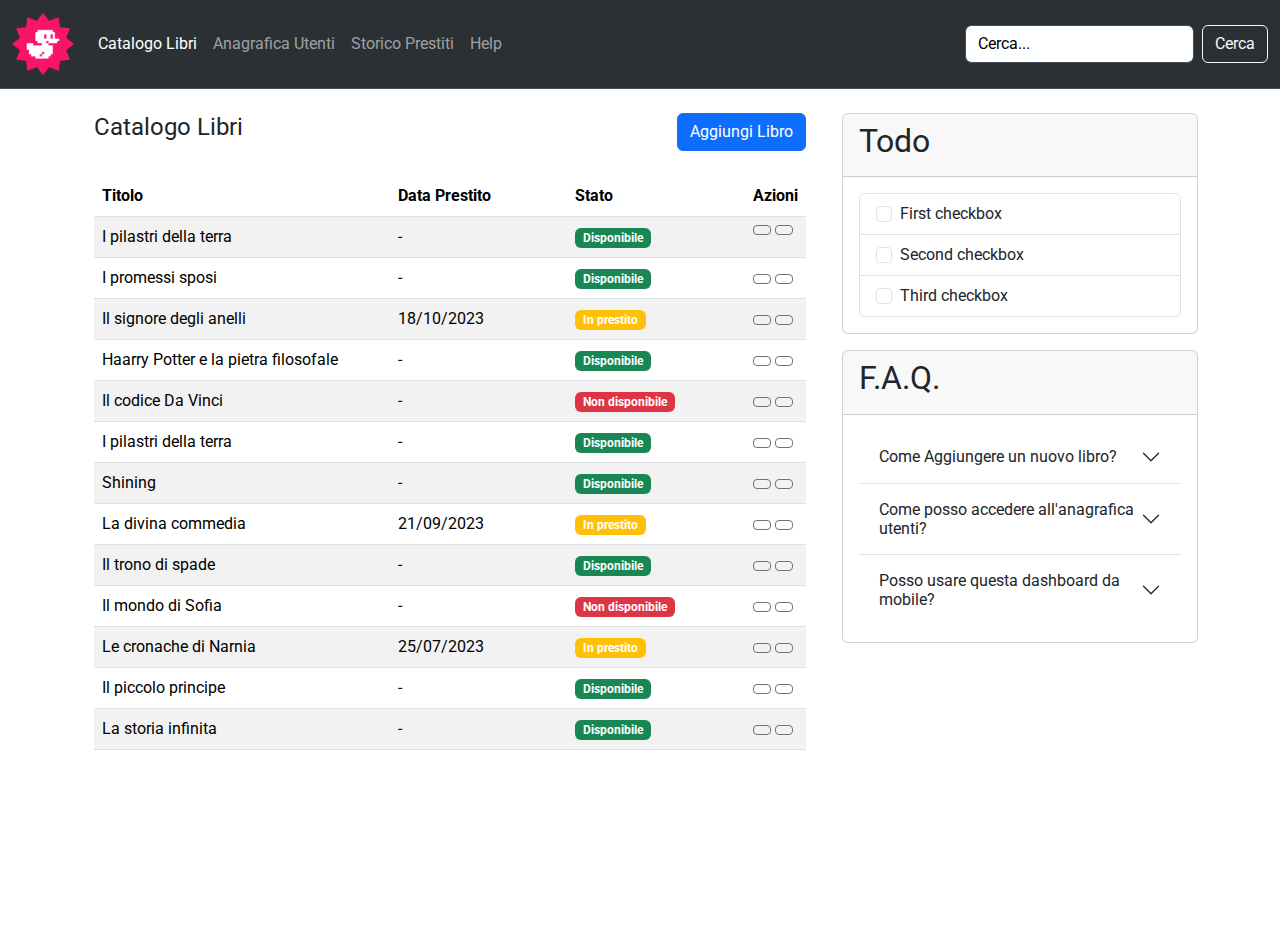
<file: index.html>
<!DOCTYPE html>
<html lang="en">
<head>
    <meta charset="UTF-8">
    <meta name="viewport" content="width=device-width, initial-scale=1.0">

    <!-----bootstrap-->

    <link href="https://cdn.jsdelivr.net/npm/bootstrap@5.3.3/dist/css/bootstrap.min.css" rel="stylesheet"
        integrity="sha384-QWTKZyjpPEjISv5WaRU9OFeRpok6YctnYmDr5pNlyT2bRjXh0JMhjY6hW+ALEwIH" crossorigin="anonymous">

    <!-----/bootstrap-->
    <!--fontawsome-->
    <link rel="stylesheet" href="https://cdnjs.cloudflare.com/ajax/libs/font-awesome/6.5.2/css/all.min.css"
        integrity="sha512-SnH5WK+bZxgPHs44uWIX+LLJAJ9/2PkPKZ5QiAj6Ta86w+fsb2TkcmfRyVX3pBnMFcV7oQPJkl9QevSCWr3W6A=="
        crossorigin="anonymous" referrerpolicy="no-referrer" />
    <!--/fontawsome-->
    <!--googlefont-->
    <link rel="preconnect" href="https://fonts.googleapis.com">
    <link rel="preconnect" href="https://fonts.gstatic.com" crossorigin>
    <link
        href="https://fonts.googleapis.com/css2?family=Roboto:ital,wght@0,100;0,300;0,400;0,500;0,700;0,900;1,100;1,300;1,400;1,500;1,700;1,900&display=swap"
        rel="stylesheet">
    <!--/googlefont-->
    <!--mycss-->

    <link rel="stylesheet" href="css/style.css" />

    <!--/mycss-->
    
    <title>boot-dash</title>
</head>
<body>
    <header class="mb-4">
        <nav class="navbar navbar-expand-lg bg-body-tertiary bg-dark border-bottom border-body" data-bs-theme="dark">
            <div class="container-fluid">
                <!--logo-->
                    <a class="navbar-brand" href="#">
                        <img src="img/duck.png" alt="Paperella" width="62" height="62">
                    </a>
                <!--/logo-->
                <button class="navbar-toggler" type="button" data-bs-toggle="collapse" data-bs-target="#navbarSupportedContent"
                    aria-controls="navbarSupportedContent" aria-expanded="false" aria-label="Toggle navigation">
                    <span class="navbar-toggler-icon"></span>
                </button>
                <div class="collapse navbar-collapse" id="navbarSupportedContent">
                    <ul class="navbar-nav me-auto mb-2 mb-lg-0">
                        <li class="nav-item">
                            <a class="nav-link active" aria-current="page" href="#">Catalogo Libri</a>
                        </li>
                        <li class="nav-item">
                            <a class="nav-link" href="#">Anagrafica Utenti</a>
                        </li>
                        <li class="nav-item">
                            <a class="nav-link" href="#">Storico Prestiti</a>
                        </li>
                        <li class="nav-item">
                            <a class="nav-link" href="#">Help</a>
                        </li>
                    </ul>
                    <form class="d-flex" role="search">
                        <input class="form-control me-2 bg-white text-black" type="search" placeholder="Cerca..." aria-label="Search">
                        <button class="btn btn-outline-light" type="submit">Cerca</button>
                    </form>
                </div>
            </div>
        </nav>
    </header>
    <main class="container dg-table-margin-bottom">
        <div class="row justify-content-center">
            <div class="col col-md-8">
        <div id="intestazione" class="container d-flex justify-content-between">
            <h2 class="fs-4 fw-normal">Catalogo Libri</h2>
            <a class="btn btn-primary" href="book.html" >Aggiungi Libro</a>
        </div>
        <!--tabella-->
        <div class="container">
        <table class="table table-striped">
            <thead>
                <tr>
                    <th scope="col" class="col-lg-5">Titolo</th>
                    <th scope="col" class="d-none d-md-table-cell col-lg-3">Data Prestito</th>
                    <th scope="col" class="col-lg-3">Stato</th>
                    <th scope="col" class="col-lg-1">Azioni</th>
                </tr>
            </thead>
            <tbody>
                <tr>
                    <th scope="row" class="fw-normal">I pilastri della terra</th>
                    <td class="d-none d-md-table-cell">-</td>
                    <td><span class="badge text-bg-success">Disponibile</span></td>
                    <td>
                        <div class="d-flex flex-nowrap">
                        <button class="btn btn-outline-secondary me-1 btn-sm"><i class="fa-solid fa-pen"></i></button><button class="btn btn-outline-secondary btn-sm"><i class="fa-solid fa-trash"></i></i></button>
                        </div>
                    </td>
                </tr>
                <tr>
                    <th scope="row" class="fw-normal">I promessi sposi</th>
                    <td class="d-none d-md-table-cell">-</td>
                    <td><span class="badge text-bg-success">Disponibile</span></td>
                    <td><button class="btn btn-outline-secondary me-1 btn-sm"><i class="fa-solid fa-pen"></i></button><button
                            class="btn btn-outline-secondary btn-sm"><i class="fa-solid fa-trash"></i></i></button></td>
                </tr>
                <tr>
                    <th scope="row" class="fw-normal">Il signore degli anelli</th>
                    <td class="d-none d-md-table-cell">18/10/2023</td>
                    <td><span class="badge text-bg-warning text-white">In prestito</span></td>
                    <td><button class="btn btn-outline-secondary me-1 btn-sm"><i class="fa-solid fa-pen"></i></button><button
                            class="btn btn-outline-secondary btn-sm"><i class="fa-solid fa-trash"></i></i></button></td>
                </tr>
                <tr>
                    <th scope="row" class="fw-normal">Haarry Potter e la pietra filosofale</th>
                    <td class="d-none d-md-table-cell">-</td>
                    <td><span class="badge text-bg-success">Disponibile</span></td>
                    <td><button class="btn btn-outline-secondary me-1 btn-sm"><i class="fa-solid fa-pen"></i></button><button
                            class="btn btn-outline-secondary btn-sm"><i class="fa-solid fa-trash"></i></i></button></td>
                </tr>
                <tr>
                    <th scope="row" class="fw-normal">Il codice Da Vinci</th>
                    <td class="d-none d-md-table-cell">-</td>
                    <td><span class="badge text-bg-danger">Non disponibile</span></td>
                    <td><button class="btn btn-outline-secondary me-1 btn-sm"><i class="fa-solid fa-pen"></i></button><button
                            class="btn btn-outline-secondary btn-sm"><i class="fa-solid fa-trash"></i></i></button></td>
                </tr>
                <tr>
                    <th scope="row" class="fw-normal">I pilastri della terra</th>
                    <td class="d-none d-md-table-cell">-</td>
                    <td><span class="badge text-bg-success">Disponibile</span></td>
                    <td><button class="btn btn-outline-secondary me-1 btn-sm"><i class="fa-solid fa-pen"></i></button><button
                            class="btn btn-outline-secondary btn-sm"><i class="fa-solid fa-trash"></i></i></button></td>
                </tr>
                <tr>
                    <th scope="row" class="fw-normal">Shining</th>
                    <td class="d-none d-md-table-cell">-</td>
                    <td><span class="badge text-bg-success">Disponibile</span></td>
                    <td><button class="btn btn-outline-secondary me-1 btn-sm"><i class="fa-solid fa-pen"></i></button><button
                            class="btn btn-outline-secondary btn-sm"><i class="fa-solid fa-trash"></i></i></button></td>
                </tr>
                <tr>
                    <th scope="row" class="fw-normal">La divina commedia</th>
                    <td class="d-none d-md-table-cell">21/09/2023</td>
                    <td><span class="badge text-bg-warning text-white">In prestito</span></td>
                    <td><button class="btn btn-outline-secondary me-1 btn-sm"><i class="fa-solid fa-pen"></i></button><button
                            class="btn btn-outline-secondary btn-sm"><i class="fa-solid fa-trash"></i></i></button></td>
                </tr>
                <tr>
                    <th scope="row" class="fw-normal">Il trono di spade</th>
                    <td class="d-none d-md-table-cell">-</td>
                    <td><span class="badge text-bg-success">Disponibile</span></td>
                    <td><button class="btn btn-outline-secondary me-1 btn-sm"><i class="fa-solid fa-pen"></i></button><button
                            class="btn btn-outline-secondary btn-sm"><i class="fa-solid fa-trash"></i></i></button></td>
                </tr>
                <tr>
                    <th scope="row" class="fw-normal">Il mondo di Sofia</th>
                    <td class="d-none d-md-table-cell">-</td>
                    <td><span class="badge text-bg-danger">Non disponibile</span></td>
                    <td><button class="btn btn-outline-secondary me-1 btn-sm"><i class="fa-solid fa-pen"></i></button><button
                            class="btn btn-outline-secondary btn-sm"><i class="fa-solid fa-trash"></i></i></button></td>
                </tr>
                <tr>
                    <th scope="row" class="fw-normal">Le cronache di Narnia</th>
                    <td class="d-none d-md-table-cell">25/07/2023</td>
                    <td><span class="badge text-bg-warning text-white">In prestito</span></td>
                    <td><button class="btn btn-outline-secondary me-1 btn-sm"><i class="fa-solid fa-pen"></i></button><button
                            class="btn btn-outline-secondary btn-sm"><i class="fa-solid fa-trash"></i></i></button></td>
                </tr>
                <tr>
                    <th scope="row" class="fw-normal">Il piccolo principe</th>
                    <td class="d-none d-md-table-cell">-</td>
                    <td><span class="badge text-bg-success">Disponibile</span></td>
                    <td><button class="btn btn-outline-secondary me-1 btn-sm"><i class="fa-solid fa-pen"></i></button><button
                            class="btn btn-outline-secondary btn-sm"><i class="fa-solid fa-trash"></i></i></button></td>
                </tr>
                <tr>
                    <th scope="row" class="fw-normal">La storia infinita</th>
                    <td class="d-none d-md-table-cell">-</td>
                    <td><span class="badge text-bg-success">Disponibile</span></td>
                    <td><button class="btn btn-outline-secondary me-1 btn-sm"><i class="fa-solid fa-pen"></i></button><button
                            class="btn btn-outline-secondary btn-sm"><i class="fa-solid fa-trash"></i></i></button></td>
                </tr>
            </tbody>
        </table>
        </div>
        <!--/tabella-->
        </div>
        <div class="col-md-4">
            <!-- Prima card -->
            <div class="card mb-3">
                <div class="card-header">
                    <h2 class="fw-normal">Todo</h2>
                </div>
                <div class="card-body">
                    <ul class="list-group">
                        <li class="list-group-item">
                            <input class="form-check-input me-1" type="checkbox" value="" id="firstCheckbox">
                            <label class="form-check-label" for="firstCheckbox">First checkbox</label>
                        </li>
                        <li class="list-group-item">
                            <input class="form-check-input me-1" type="checkbox" value="" id="secondCheckbox">
                            <label class="form-check-label" for="secondCheckbox">Second checkbox</label>
                        </li>
                        <li class="list-group-item">
                            <input class="form-check-input me-1" type="checkbox" value="" id="thirdCheckbox">
                            <label class="form-check-label" for="thirdCheckbox">Third checkbox</label>
                        </li>
                    </ul>
                </div>
            </div>
            <!-- Seconda card -->
            <div class="card">
                <div class="card-header">
                    <h2 class="fw-normal">F.A.Q.</h2>
                </div>
                <div class="card-body">
                    <div class="accordion accordion-flush" id="accordionFlushExample">
                        <div class="accordion-item">
                            <h2 class="accordion-header">
                                <button class="accordion-button collapsed" type="button" data-bs-toggle="collapse"
                                    data-bs-target="#flush-collapseOne" aria-expanded="false" aria-controls="flush-collapseOne">
                                    Come Aggiungere un nuovo libro?
                                </button>
                            </h2>
                            <div id="flush-collapseOne" class="accordion-collapse collapse" data-bs-parent="#accordionFlushExample">
                                <div class="accordion-body">Placeholder content for this accordion, which is intended to demonstrate the
                                    <code>.accordion-flush</code> class. This is the first item's accordion body.</div>
                            </div>
                        </div>
                        <div class="accordion-item">
                            <h2 class="accordion-header">
                                <button class="accordion-button collapsed" type="button" data-bs-toggle="collapse"
                                    data-bs-target="#flush-collapseTwo" aria-expanded="false" aria-controls="flush-collapseTwo">
                                    Come posso accedere all'anagrafica utenti?
                                </button>
                            </h2>
                            <div id="flush-collapseTwo" class="accordion-collapse collapse" data-bs-parent="#accordionFlushExample">
                                <div class="accordion-body">Placeholder content for this accordion, which is intended to demonstrate the
                                    <code>.accordion-flush</code> class. This is the second item's accordion body. Let's imagine this being
                                    filled with some actual content.</div>
                            </div>
                        </div>
                        <div class="accordion-item">
                            <h2 class="accordion-header">
                                <button class="accordion-button collapsed" type="button" data-bs-toggle="collapse"
                                    data-bs-target="#flush-collapseThree" aria-expanded="false" aria-controls="flush-collapseThree">
                                    Posso usare questa dashboard da mobile?
                                </button>
                            </h2>
                            <div id="flush-collapseThree" class="accordion-collapse collapse" data-bs-parent="#accordionFlushExample">
                                <div class="accordion-body">Placeholder content for this accordion, which is intended to demonstrate the
                                    <code>.accordion-flush</code> class. This is the third item's accordion body. Nothing more exciting
                                    happening here in terms of content, but just filling up the space to make it look, at least at first
                                    glance, a bit more representative of how this would look in a real-world application.</div>
                            </div>
                        </div>
                    </div>
                </div>
            </div>
        </div>
        </div>
    </main>
    




    <!--bootstrap js-->

    <script src="https://cdn.jsdelivr.net/npm/bootstrap@5.3.3/dist/js/bootstrap.bundle.min.js"
        integrity="sha384-YvpcrYf0tY3lHB60NNkmXc5s9fDVZLESaAA55NDzOxhy9GkcIdslK1eN7N6jIeHz"
        crossorigin="anonymous"></script>

    <!--/bootstrap js-->
</body>
</html>
</file>
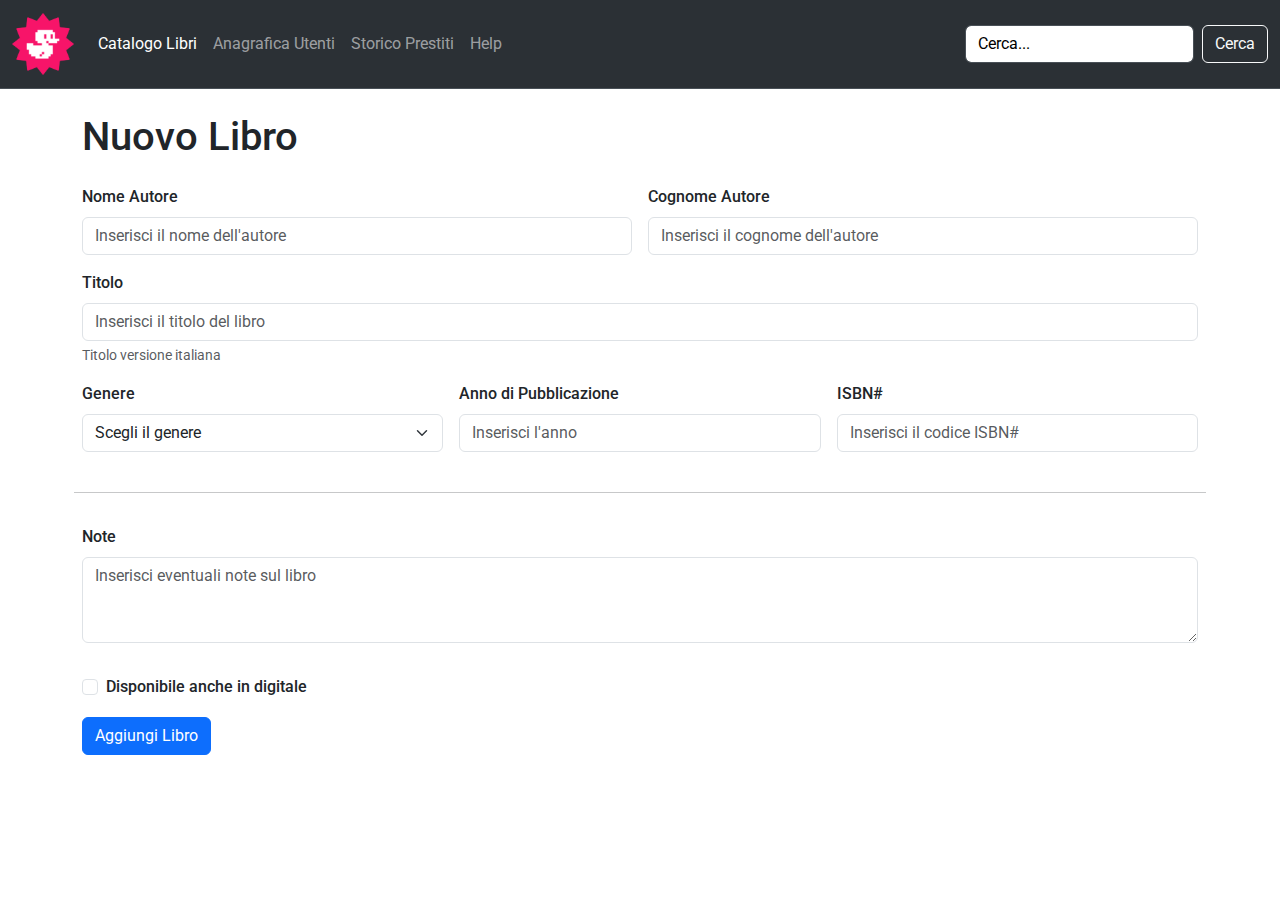
<file: book.html>
<!DOCTYPE html>
<html lang="en">
  <head>
    <meta charset="UTF-8" />
    <meta name="viewport" content="width=device-width, initial-scale=1.0" />
    <title>NewBook</title>

    <!-----bootstrap-->

    <link
      href="https://cdn.jsdelivr.net/npm/bootstrap@5.3.3/dist/css/bootstrap.min.css"
      rel="stylesheet"
      integrity="sha384-QWTKZyjpPEjISv5WaRU9OFeRpok6YctnYmDr5pNlyT2bRjXh0JMhjY6hW+ALEwIH"
      crossorigin="anonymous"
    />

    <!-----/bootstrap-->

    <!--googlefont-->
    <link rel="preconnect" href="https://fonts.googleapis.com" />
    <link rel="preconnect" href="https://fonts.gstatic.com" crossorigin />
    <link
      href="https://fonts.googleapis.com/css2?family=Roboto:ital,wght@0,100;0,300;0,400;0,500;0,700;0,900;1,100;1,300;1,400;1,500;1,700;1,900&display=swap"
      rel="stylesheet"
    />
    <!--/googlefont-->

    <!--mycss-->

    <link rel="stylesheet" href="css/style.css" />

    <!--/mycss-->
  </head>
  <body>
    <header class="mb-4">
      <nav
        class="navbar navbar-expand-lg bg-body-tertiary bg-dark border-bottom border-body"
        data-bs-theme="dark"
      >
        <div class="container-fluid">
          <!--logo-->
          <a class="navbar-brand" href="#">
            <img src="img/duck.png" alt="Paperella" width="62" height="62" />
          </a>
          <!--/logo-->
          <button
            class="navbar-toggler"
            type="button"
            data-bs-toggle="collapse"
            data-bs-target="#navbarSupportedContent"
            aria-controls="navbarSupportedContent"
            aria-expanded="false"
            aria-label="Toggle navigation"
          >
            <span class="navbar-toggler-icon"></span>
          </button>
          <div class="collapse navbar-collapse" id="navbarSupportedContent">
            <ul class="navbar-nav me-auto mb-2 mb-lg-0">
              <li class="nav-item">
                <a class="nav-link active" aria-current="page" href="index.html"
                  >Catalogo Libri</a
                >
              </li>
              <li class="nav-item">
                <a class="nav-link" href="#">Anagrafica Utenti</a>
              </li>
              <li class="nav-item">
                <a class="nav-link" href="#">Storico Prestiti</a>
              </li>
              <li class="nav-item">
                <a class="nav-link" href="#">Help</a>
              </li>
            </ul>
            <form class="d-flex" role="search">
              <input
                class="form-control me-2 bg-white text-black"
                type="search"
                placeholder="Cerca..."
                aria-label="Search"
              />
              <button class="btn btn-outline-light" type="submit">Cerca</button>
            </form>
          </div>
        </div>
      </nav>
    </header>
    <main class="container">
      <h1>Nuovo Libro</h1>
      <div id="book-container" class="mt-4">
        <form class="row g-3" action="book.html">
          <div class="col col-md-6">
            <label for="inputName" class="form-label fw-medium">Nome Autore</label>
            <input
              type="text"
              class="form-control"
              id="inputName"
              placeholder="Inserisci il nome dell'autore"
              name="author-name"
            />
          </div>
          <div class="col col-md-6">
            <label for="inputSurname" class="form-label fw-medium">Cognome Autore</label>
            <input
              type="text"
              class="form-control"
              id="inputSurname"
              placeholder="Inserisci il cognome dell'autore"
              name="author-surname"
            />
          </div>
          <div class="col-12">
            <label for="inputAddress" class="form-label fw-medium">Titolo</label>
            <input
              type="text"
              class="form-control"
              id="inputAddress"
              placeholder="Inserisci il titolo del libro"
              name="title"
            />
            <div class="form-text" id="basic-addon4">
              Titolo versione italiana
            </div>
          </div>
          <div class="col-12 col-lg-4">
            <label for="inputState" class="form-label fw-medium">Genere</label>
            <select id="inputState" class="form-select">
              <option value="" selected>Scegli il genere</option>
              <option value="1">One</option>
              <option value="2">Two</option>
            </select>
          </div>
          <div class="col-12 col-lg-4">
            <label for="inputGenre" class="form-label fw-medium"
              >Anno di Pubblicazione</label
            >
            <input
              type="text"
              class="form-control"
              id="inputGenre"
              placeholder="Inserisci l'anno"
              name="book-year"
            />
          </div>
          <div class="col-12 col-lg-4 mb-4">
            <label for="inputISBN" class="form-label fw-medium">ISBN#</label>
            <input
              type="text"
              class="form-control"
              id="inputISBN"
              placeholder="Inserisci il codice ISBN#"
              name="isbn"
            />
          </div>
          <hr />
          <div class="mb-3">
            <label for="textareaNote" class="form-label fw-medium"
              >Note</label
            >
            <textarea
              class="form-control"
              id="textareaNote"
              rows="3"
              placeholder="Inserisci eventuali note sul libro"
            ></textarea>
          </div>
          <div class="col-12">
            <div class="form-check">
              <input class="form-check-input" type="checkbox" id="gridCheck" name="book-digital" />
              <label class="form-check-label fw-medium" for="gridCheck">
                Disponibile anche in digitale
              </label>
            </div>
          </div>
          <div class="col-12">
            <button type="submit" class="btn btn-primary">
              Aggiungi Libro
            </button>
          </div>
        </form>
      </div>
    </main>

    <!--bootstrap js-->

    <script
      src="https://cdn.jsdelivr.net/npm/bootstrap@5.3.3/dist/js/bootstrap.bundle.min.js"
      integrity="sha384-YvpcrYf0tY3lHB60NNkmXc5s9fDVZLESaAA55NDzOxhy9GkcIdslK1eN7N6jIeHz"
      crossorigin="anonymous"
    ></script>

    <!--/bootstrap js-->
  </body>
</html>
</file>
<file: css/style.css>
body{
    font-family: "Roboto", sans-serif;
}

header .form-control::placeholder {
    color: black;
}

#intestazione {
    margin-bottom: 25px;
}

.dg-table-margin-bottom {
    margin-bottom: 165px;
}
</file>
